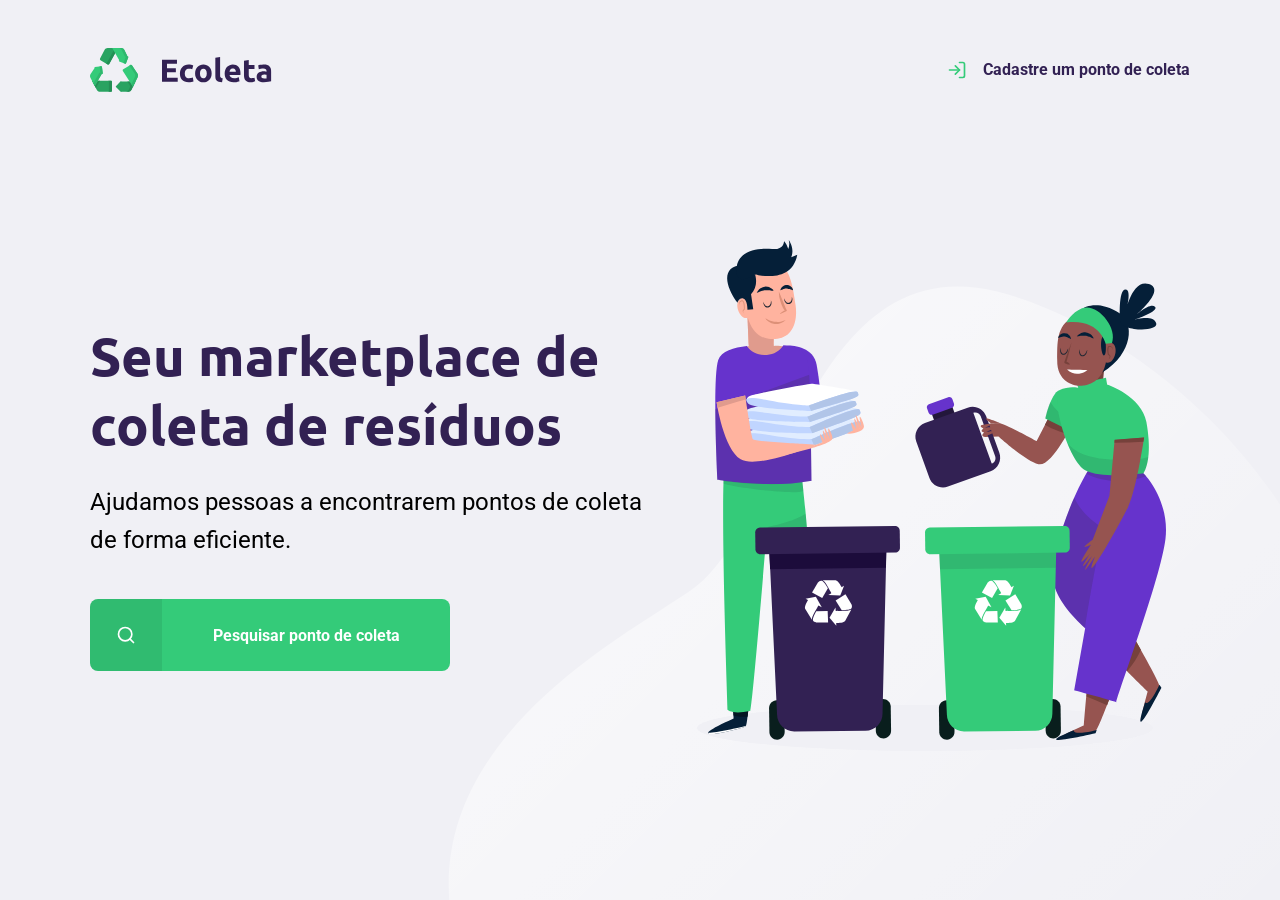
<file: index.html>
<!DOCTYPE html>
<html lang="pt_br">
<head>
    <meta charset="UTF-8">
    <meta name="viewport" content="width=device-width, initial-scale=1.0">
    <title>Ecoleta</title>

    <link href="https://fonts.googleapis.com/css2?family=Roboto&family=Ubuntu:wght@700&display=swap" rel="stylesheet">

    <link rel="stylesheet" href="/styles/main.css">
    <link rel="stylesheet" href="/styles/home.css">
    <link rel="stylesheet" href="/styles/modal.css">
    <link rel="stylesheet" href="/styles/responsive.css">
</head>
<body>
    <div id="page-home">
        <div class="content">
            <header>
                <img src="/assets/logo.svg" alt="Logomarca">
                
                <a href="/create-point.html">
                    <span></span>
                    Cadastre um ponto de coleta
                </a>
            </header>
    
            <main>
                <h1>Seu marketplace de coleta de resíduos</h1>
        
                <p>Ajudamos pessoas a encontrarem pontos de coleta de forma eficiente.</p>
    
                <a href="#"><span></span><strong>Pesquisar ponto de coleta</strong></a>
            </main>
        </div>
    </div>

    <div id="modal" class="hide">
    <div class="content">
        <div class="header">
            <h1>Pontos de Coleta</h1>
            <a href="#">Fechar</a>
        </div>
        <form action="/search-results.html">
            <label for="search">Cidade</label>
            <div class="search field">
                <input 
                type="text" 
                name="search"
                placeholder="Pesquise por cidade"
                >
                <button>
                    <img src="/assets/search.svg" alt="Buscar">
                </button>
            </div>
        </form>
    </div>
    </div>

    <script src="/scripts/index.js"></script>
</body>
</html>
</file>
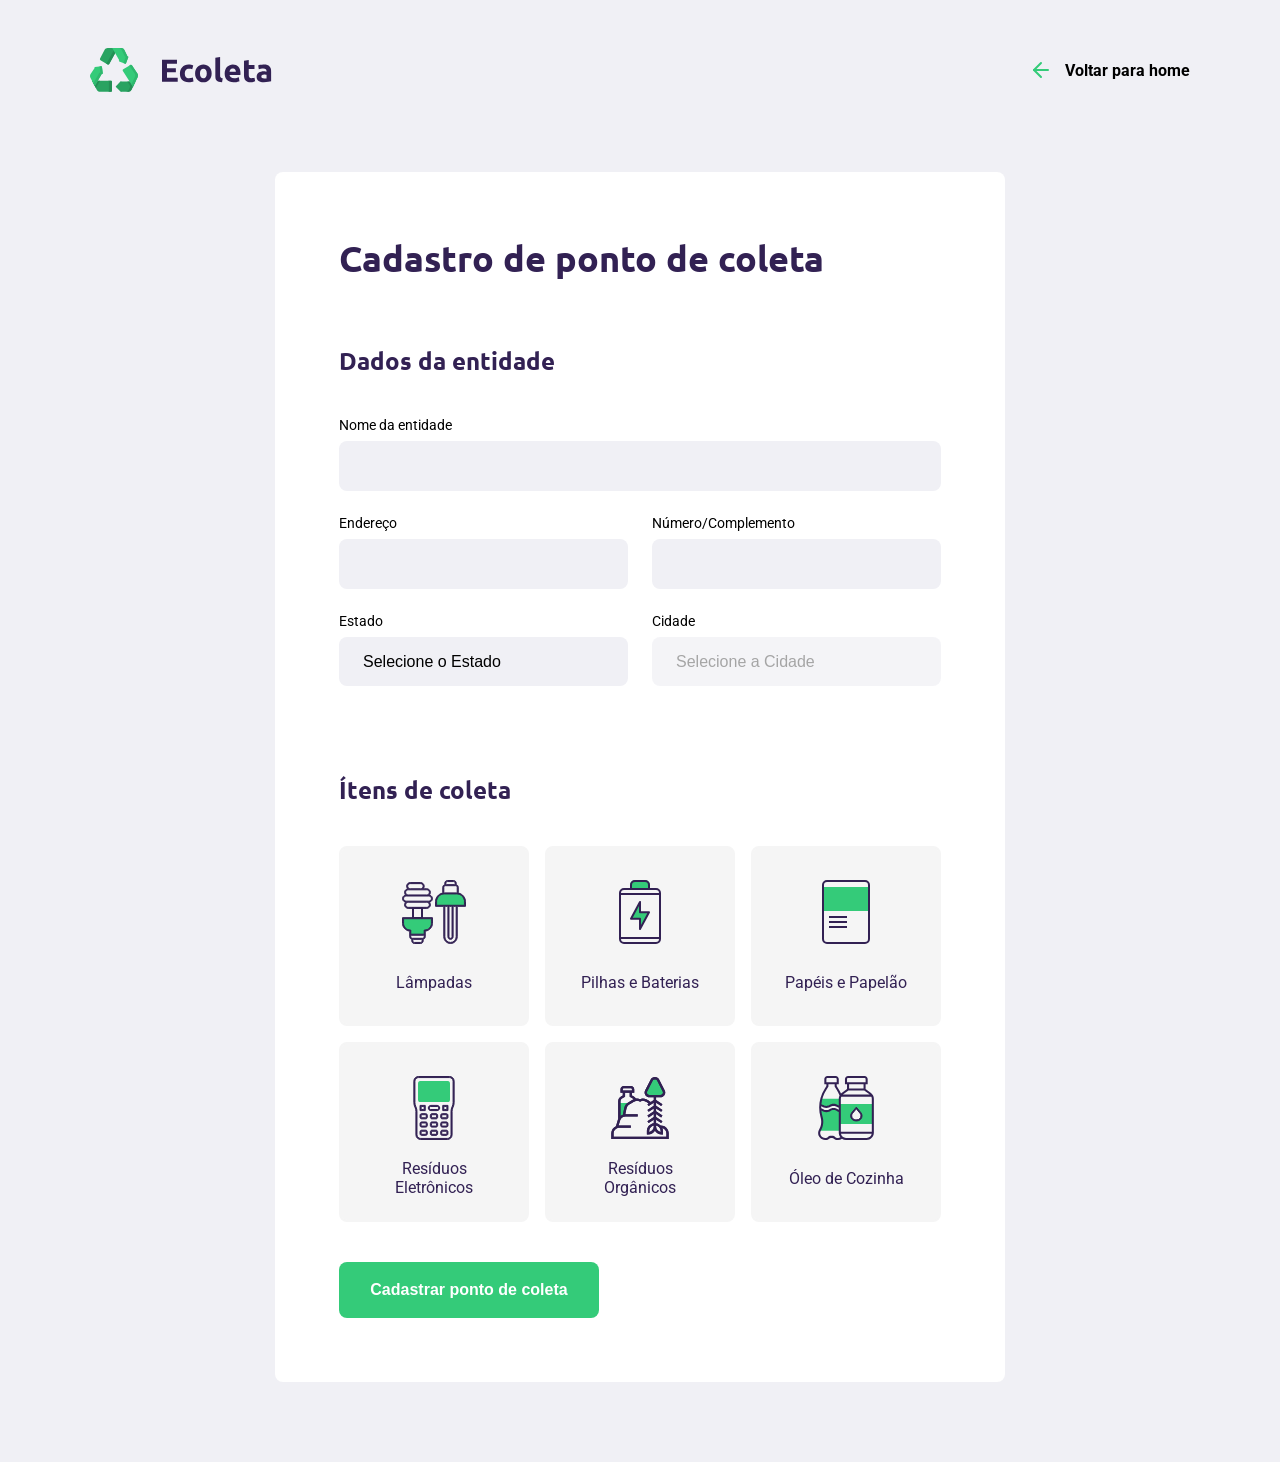
<file: create-point.html>
<!DOCTYPE html>
<html lang="pt_br">
<head>
    <meta charset="UTF-8">
    <meta name="viewport" content="width=device-width, initial-scale=1.0">
    <title>Criar um ponto de coleta</title>

    <link href="https://fonts.googleapis.com/css2?family=Roboto&family=Ubuntu:wght@700&display=swap" rel="stylesheet">

    <link rel="stylesheet" href="/styles/main.css">
    <link rel="stylesheet" href="/styles/create-point.css">
    <link rel="stylesheet" href="/styles/responsive.css">
</head>
<body>
    <div id="page-create-point">
        <header>
            <img src="/assets/logo.svg" alt="Logomarca">
                
            <a href="/index.html">
                <span></span>
                Voltar para home
            </a>
        </header>
        <form action="">
            <h1> Cadastro de ponto de coleta </h1>
            <fieldset>
                <legend>
                    <h2>Dados da entidade</h2>
                </legend>
                <div class="field">
                    <label for="name">Nome da entidade</label>
                    <input type="text" name="name" required>
                </div>
                <div class="field-group">
                    <div class="field">
                        <label for="address">Endereço</label>
                        <input type="text" name="address" required>
                    </div>
                    <div class="field">
                        <label for="address2">Número/Complemento</label>
                        <input type="text" name="address2" required>
                    </div>
                </div>
                <div class="field-group">
                    <div class="field">
                        <label for="state">Estado</label>
                        <select name="uf" required>
                            <option value="">Selecione o Estado</option>
                        </select>
                        <input type="hidden" name="state">
                    </div>
                    <div class="field">
                        <label for="city">Cidade</label>
                        <select name="city" disabled required>
                            <option value="">Selecione a Cidade</option>
                        </select>
                    </div>
                </div>
            </fieldset>

            <fieldset>
                <legend>
                    <h2>Ítens de coleta</h2>
                </legend>
                <div class="items-grid">
                    <li data-id="1">
                        <img src="/assets/lampadas.svg" alt="Lâmpadas">
                        <span>Lâmpadas</span>
                    </li>
                    <li data-id="2">
                        <img src="/assets/baterias.svg" alt="Pilhas e Baterias">
                        <span>Pilhas e Baterias</span>
                    </li>
                    <li data-id="3">
                        <img src="/assets/papeis-papelao.svg" alt="Papéis e Papelão">
                        <span>Papéis e Papelão</span>
                    </li>
                    <li data-id="4">
                        <img src="/assets/eletronicos.svg" alt="Resíduos Eletrônicos">
                        <span>Resíduos Eletrônicos</span>
                    </li>
                    <li data-id="5">
                        <img src="/assets/organicos.svg" alt="Resíduos Orgânicos">
                        <span>Resíduos Orgânicos</span>
                    </li>
                    <li data-id="6">
                        <img src="/assets/oleo.svg" alt="Óleo de Cozinha">
                        <span>Óleo de Cozinha</span>
                    </li>   
                </div>

                <input type="hidden" name="items">

            </fieldset>

            <button type="submit">Cadastrar ponto de coleta</button>
        </form>
    </div>
    <script src="/scripts/create-point.js"></script>
</body>
</html>
</file>
<file: styles/main.css>
:root{
    --title-color: #322153;
    --primary-color: #34cb79;
}

* {
    margin: 0;
    padding: 0;
    box-sizing: border-box;
}

html {
    font-family: 'Roboto', sans-serif;
}

body{
    background: #f0f0f5;
    -webkit-font-smoothing: antialiased;
}

a {
    text-decoration: none;
}

h1, h2, h3, h4, h5, h6 {
    font-family: 'Ubuntu', sans-serif;
    color: var(--title-color);
}
</file>
<file: styles/home.css>
#page-home{
    height: 100vh;
    background: url('../assets/home-background.svg') no-repeat;
    background-position: 35vw bottom;
}

#page-home .content{
    width: 90%;
    max-width: 1100px;
    height: 100%;

    margin: 0 auto;
    display: flex;
    flex-direction: column;
}

#page-home header{
    margin-top: 48px;
    display: flex;
    align-items: center;
    justify-content: space-between;
}

#page-home header a{
    display: flex;
    color: var(--title-color);
    font-weight: 700;
}

#page-home header a span {
    margin-right: 16px;
    display: flex;
    background-image: url('../assets/log-in.svg');
    width: 20px;
    height: 20px;
}

#page-home main{
    max-width: 560px;
    flex: 1;
    display: flex;
    flex-direction: column;
    justify-content: center;
}

#page-home main h1{
    font-size: 54px;
}

#page-home p{
    font-size: 24px;
    line-height: 38px;
    margin-top: 24px;
}

#page-home main a{
    width: 100%;
    max-width: 360px;
    height: 72px;
    border-radius: 8px;
    display: flex;
    align-items: center;
    margin-top: 40px;
    background: var(--primary-color);
    transition: 400ms;
}

#page-home main a:hover{
    background-color: #2fb86e;
}

#page-home main a span{
    width: 72px;
    height: 72px;
    border-top-left-radius: 8px;
    border-bottom-left-radius: 8px;
    background-color: rgba(0, 0, 0, 0.08);
    display: flex;
    align-items: center;
    justify-content: center;
}

#page-home main a span::after{
    content: "";
    background-image: url('../assets/search.svg');
    width: 20px;
    height: 20px;
}

#page-home main a strong{
    flex: 1;
    color:white;
    text-align: center;
}
</file>
<file: styles/modal.css>
#modal {
    background-color: #0e0a14ef;

    height: 100vh;
    width: 100vw;

    position: fixed;

    top: 0;

    display: flex;
    justify-content: center;
    align-items: center;

    transition: 400ms;
}

#modal.hide {
    display: none;
}

#modal .content {
    color: white;
    width: 420px;
}

#modal .header {
    display: flex;
    align-items: center;
    justify-content: space-between;

    margin-bottom: 48px;
}

#modal .header a {
    background-image: url("../assets/x.svg");
    width: 20px;
    height: 20px;

    display: flex;

    font-size: 0.01px;
}

#modal .header h1 {
    color: white;
    font-size: 36px;
    line-height: 42px;
    
}

#modal form label {
    font-size: 14px;
    line-height: 16px;
    display: block;
    margin-bottom: 8px;
}

#modal form .field {
    display: flex;
}

#modal form input {
    flex: 1;
    background-color: #f0f0f5;
    border-radius: 8px 0 0 8px;
    border: 0;
    padding: 16px 24px;
    font-size: 16px;
    color: #6c6c80;
}

#modal form button {
    width: 72px;
    height: 72px;

    background-color: var(--primary-color);

    border: 0;
    border-radius: 0 8px 8px 0;
}

#modal form button:hover {
    background-color: #2fb85e;
}
</file>
<file: styles/responsive.css>
@media(max-width: 900px){
    #page-home{
        background-position-x: 70vw;
    }

    #page-home .content{
        align-items: center;
        text-align: center;

    }

    #page-home header a{
        position: absolute;
        bottom: 48px;

        left: 50%;
        transform: translateX(-50%);

    }

    #page-home main{
        align-items: center;
    }

    #page-search-results .cards {
        grid-template-columns: 1fr;
    }

    #page-search-results .cards img {
        height: 200px;
    }
}

@media (min-width: 1700px){
    #page-home{
        background-position: 40vw;
    }
}

@media (max-height: 760px){
    #page-home{
        background-position-y: 200px;
    }
}
</file>
<file: styles/create-point.css>
#page-create-point {
    width: 90%;
    max-width: 1100px;

    /* Alinhamento de caixa (Pelo lado de fora) */
    margin: 0 auto;
}

#page-create-point header {
    margin-top: 48px;
    display: flex;
    justify-content: space-between;
    align-items: center;
}

#page-create-point header a {
    color: var(--title-coloer);
    font-weight: bold;

    display: flex;
    align-items: center;
}

#page-create-point header a span {
    margin-right: 16px;
    background-image: url('../assets/arrow-left.svg');

    display: flex;

    width: 20px;
    height: 24px;
}

form {
    background-color: white;
    margin: 80px auto;
    /* Preenchimento */
    padding: 64px;

    border-radius: 8px;

    max-width: 730px;
}

form h1 {
    font-size: 36px;
}

form fieldset {
    margin-top: 64px;

    border: 0;
}

form legend {
    margin-bottom: 40px;
}

form legend h2 {
    font-size: 24px;
}

form .field {
    flex: 1;
    display: flex;
    flex-direction: column;

    margin-bottom: 24px;
}

form .field-group {
    display: flex;
}

form input,
form select {
    background-color: #f0f0f5;

    border: 0;
    padding: 16px 24px;
    font-size: 16px;

    border-radius: 8px;
    outline: none;
}

form select {
    -webkit-appearance: none;
    -moz-appearance: none;
    appearance: none;
}

form label {
    font-size: 14px;
    margin-bottom: 8px;
}

form .field-group .field + .field {
    margin-left: 24px;
}

form button {
    width: 260px;
    height: 56px;

    background-color: var(--primary-color);
    border-radius: 8px;

    color: white;
    font-weight: bold;
    font-size: 16px;
    border: 0;
    margin-top: 40px;

    transition: background-color 400ms;
}

form button:hover {
    background-color: #2fb86e;
}

.items-grid {
    display: grid;
    grid-template-columns: 1fr 1fr 1fr;
    gap: 16px;
}

.items-grid li {
    background-color: #f5f5f5;
    list-style: none;
    border: 2px solid #f5f5f5;
    border-radius: 8px;
    height: 180px;
    padding: 32px 24px 16px;
    display: flex;
    flex-direction: column;
    align-items: center;
    justify-content: space-between;
    text-align: center;

    cursor: pointer;
}

.items-grid li span {
    margin-top: 12px;
    flex: 1;
    display: flex;
    align-items: center;
    color: var(--title-color);
}

.items-grid li.selected {
    background: #e1faec;
    border: 2px solid #34cb79;
}

.items-grid li img,
.items-grid li span {
    pointer-events: none;
}
</file>
